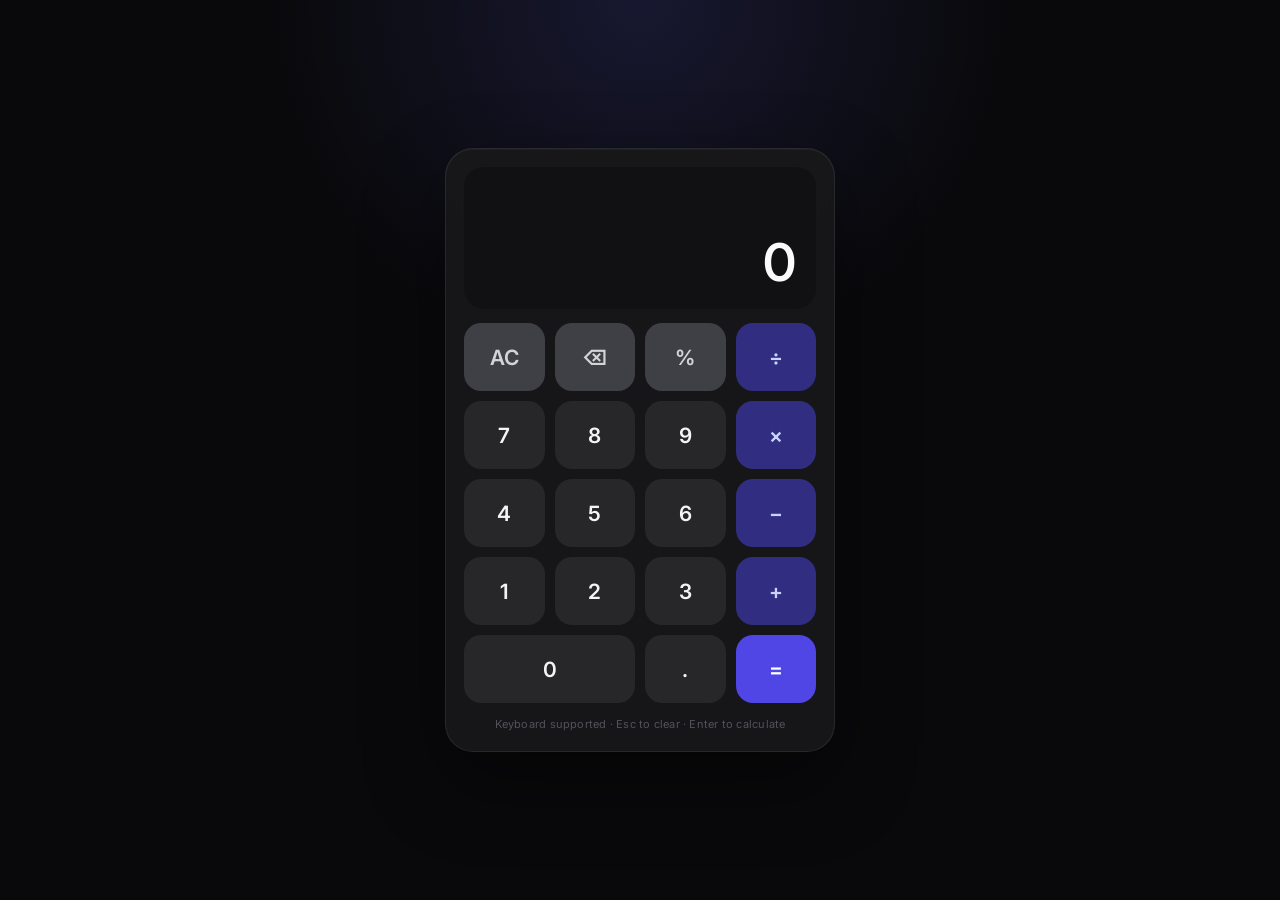
<file: CodeAlpha_Calculator-main/CodeAlpha_Calculator-main/index.html>
<!DOCTYPE html>
<html lang="en">
<head>
    <meta charset="UTF-8">
    <meta name="viewport" content="width=device-width, initial-scale=1.0">
    <meta name="description" content="A clean and responsive calculator built with HTML, CSS and JavaScript.">
    <title>Calculator</title>
    <link rel="stylesheet" href="style.css">
</head>
<body>
    <main class="calculator">
        <section class="display" aria-label="Calculator display">
            <div class="expression" id="expression"></div>
            <div class="result" id="result">0</div>
        </section>

        <section class="keys" aria-label="Calculator buttons">
            <button class="key utility" data-action="clear">AC</button>
            <button class="key utility" data-action="backspace" aria-label="Backspace">⌫</button>
            <button class="key utility" data-action="percent">%</button>
            <button class="key operator" data-value="/">÷</button>

            <button class="key" data-value="7">7</button>
            <button class="key" data-value="8">8</button>
            <button class="key" data-value="9">9</button>
            <button class="key operator" data-value="*">×</button>

            <button class="key" data-value="4">4</button>
            <button class="key" data-value="5">5</button>
            <button class="key" data-value="6">6</button>
            <button class="key operator" data-value="-">−</button>

            <button class="key" data-value="1">1</button>
            <button class="key" data-value="2">2</button>
            <button class="key" data-value="3">3</button>
            <button class="key operator" data-value="+">+</button>

            <button class="key zero" data-value="0">0</button>
            <button class="key" data-value=".">.</button>
            <button class="key equals" data-action="calculate">=</button>
        </section>

        <p class="keyboard-hint">Keyboard supported · Esc to clear · Enter to calculate</p>
    </main>

    <script src="script.js"></script>
</body>
</html>
</file>
<file: CodeAlpha_Calculator-main/CodeAlpha_Calculator-main/style.css>
@import url('https://fonts.googleapis.com/css2?family=Inter:wght@400;500;600;700&display=swap');

:root {
    font-family: "Inter", sans-serif;
    color: #f8fafc;
    background: #09090b;
    font-synthesis: none;
    text-rendering: optimizeLegibility;
}

* {
    box-sizing: border-box;
}

body {
    min-height: 100vh;
    margin: 0;
    display: grid;
    place-items: center;
    padding: 24px;
    background:
        radial-gradient(circle at 50% 0%, rgba(99, 102, 241, 0.16), transparent 34%),
        #09090b;
}

.calculator {
    width: min(100%, 390px);
    padding: 18px;
    border: 1px solid rgba(255, 255, 255, 0.08);
    border-radius: 28px;
    background: rgba(24, 24, 27, 0.92);
    box-shadow:
        0 30px 80px rgba(0, 0, 0, 0.45),
        inset 0 1px 0 rgba(255, 255, 255, 0.04);
    backdrop-filter: blur(18px);
}

.display {
    min-height: 142px;
    padding: 24px 20px 18px;
    margin-bottom: 14px;
    display: flex;
    flex-direction: column;
    justify-content: flex-end;
    align-items: flex-end;
    border-radius: 20px;
    background: #111113;
    overflow: hidden;
}

.expression {
    width: 100%;
    min-height: 25px;
    margin-bottom: 8px;
    color: #71717a;
    font-size: 15px;
    text-align: right;
    white-space: nowrap;
    overflow: hidden;
    text-overflow: ellipsis;
}

.result {
    width: 100%;
    color: #fafafa;
    font-size: clamp(38px, 10vw, 52px);
    font-weight: 600;
    line-height: 1.1;
    text-align: right;
    white-space: nowrap;
    overflow: hidden;
    text-overflow: ellipsis;
}

.keys {
    display: grid;
    grid-template-columns: repeat(4, 1fr);
    gap: 10px;
}

.key {
    height: 68px;
    border: 0;
    border-radius: 17px;
    color: #f4f4f5;
    background: #27272a;
    font: inherit;
    font-size: 21px;
    font-weight: 600;
    cursor: pointer;
    user-select: none;
    transition:
        transform 0.1s ease,
        background 0.15s ease,
        box-shadow 0.15s ease;
}

.key:hover {
    background: #323236;
}

.key:active {
    transform: scale(0.96);
}

.key:focus-visible {
    outline: 2px solid #a5b4fc;
    outline-offset: 2px;
}

.utility {
    color: #d4d4d8;
    background: #3f3f46;
}

.utility:hover {
    background: #52525b;
}

.operator {
    color: #c7d2fe;
    background: #312e81;
}

.operator:hover {
    background: #3730a3;
}

.equals {
    color: #fff;
    background: #4f46e5;
}

.equals:hover {
    background: #6366f1;
}

.zero {
    grid-column: span 2;
}

.keyboard-hint {
    margin: 14px 0 2px;
    color: #52525b;
    font-size: 11px;
    text-align: center;
    letter-spacing: 0.02em;
}

@media (max-width: 420px) {
    body {
        padding: 14px;
    }

    .calculator {
        padding: 14px;
        border-radius: 24px;
    }

    .key {
        height: 62px;
        border-radius: 15px;
    }

    .display {
        min-height: 130px;
    }
}
</file>
